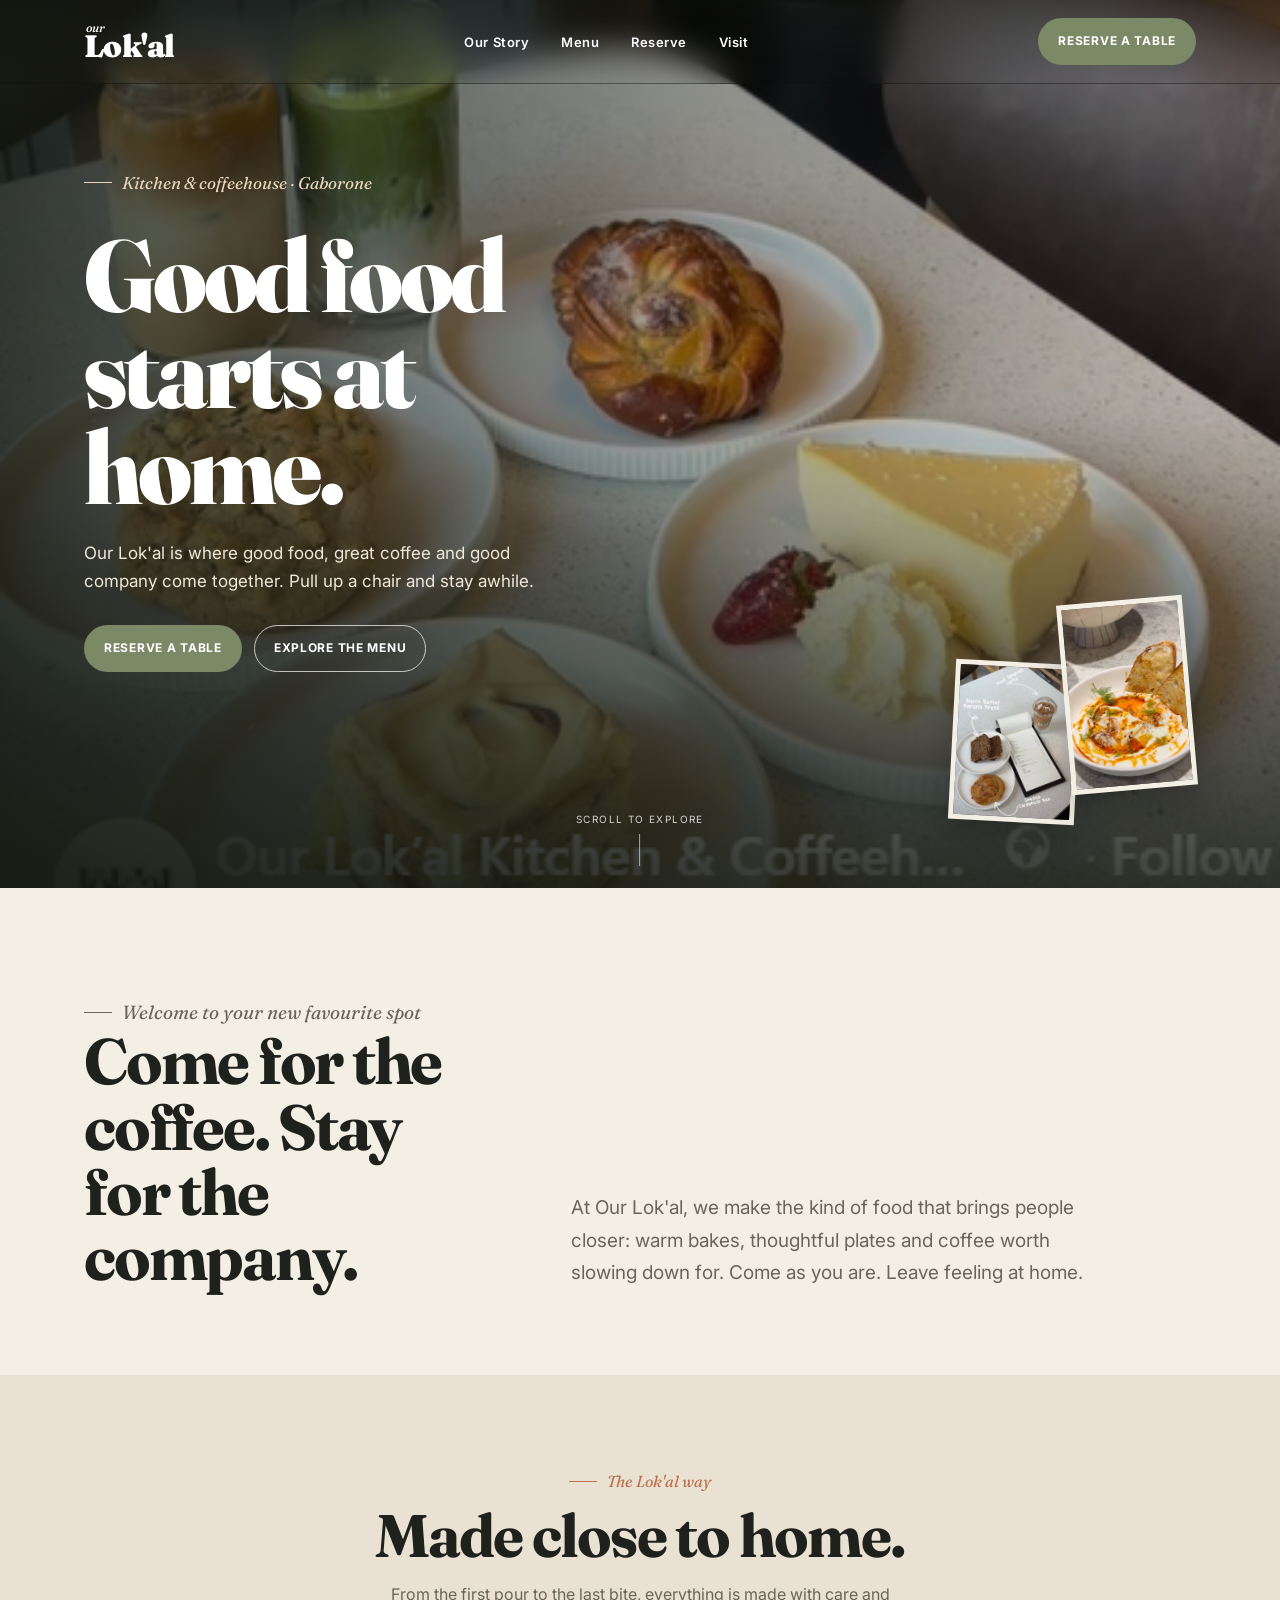
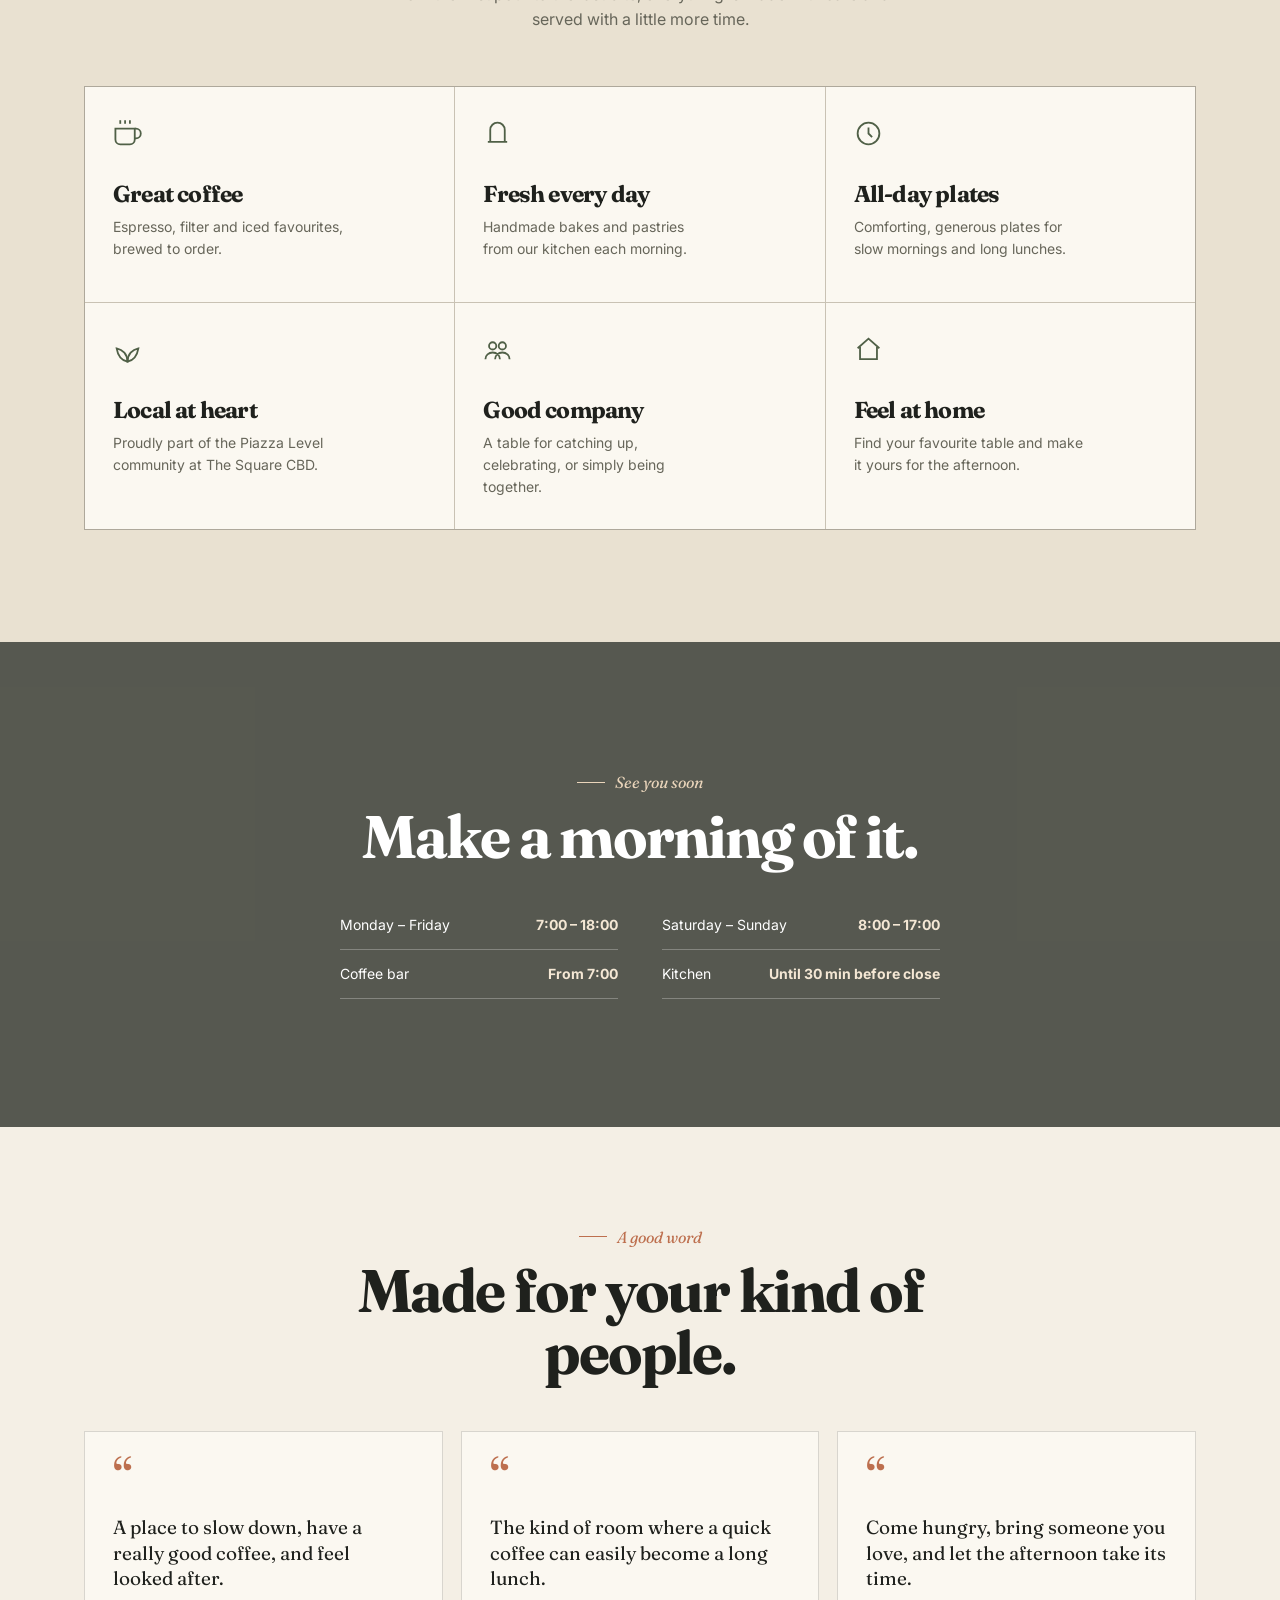
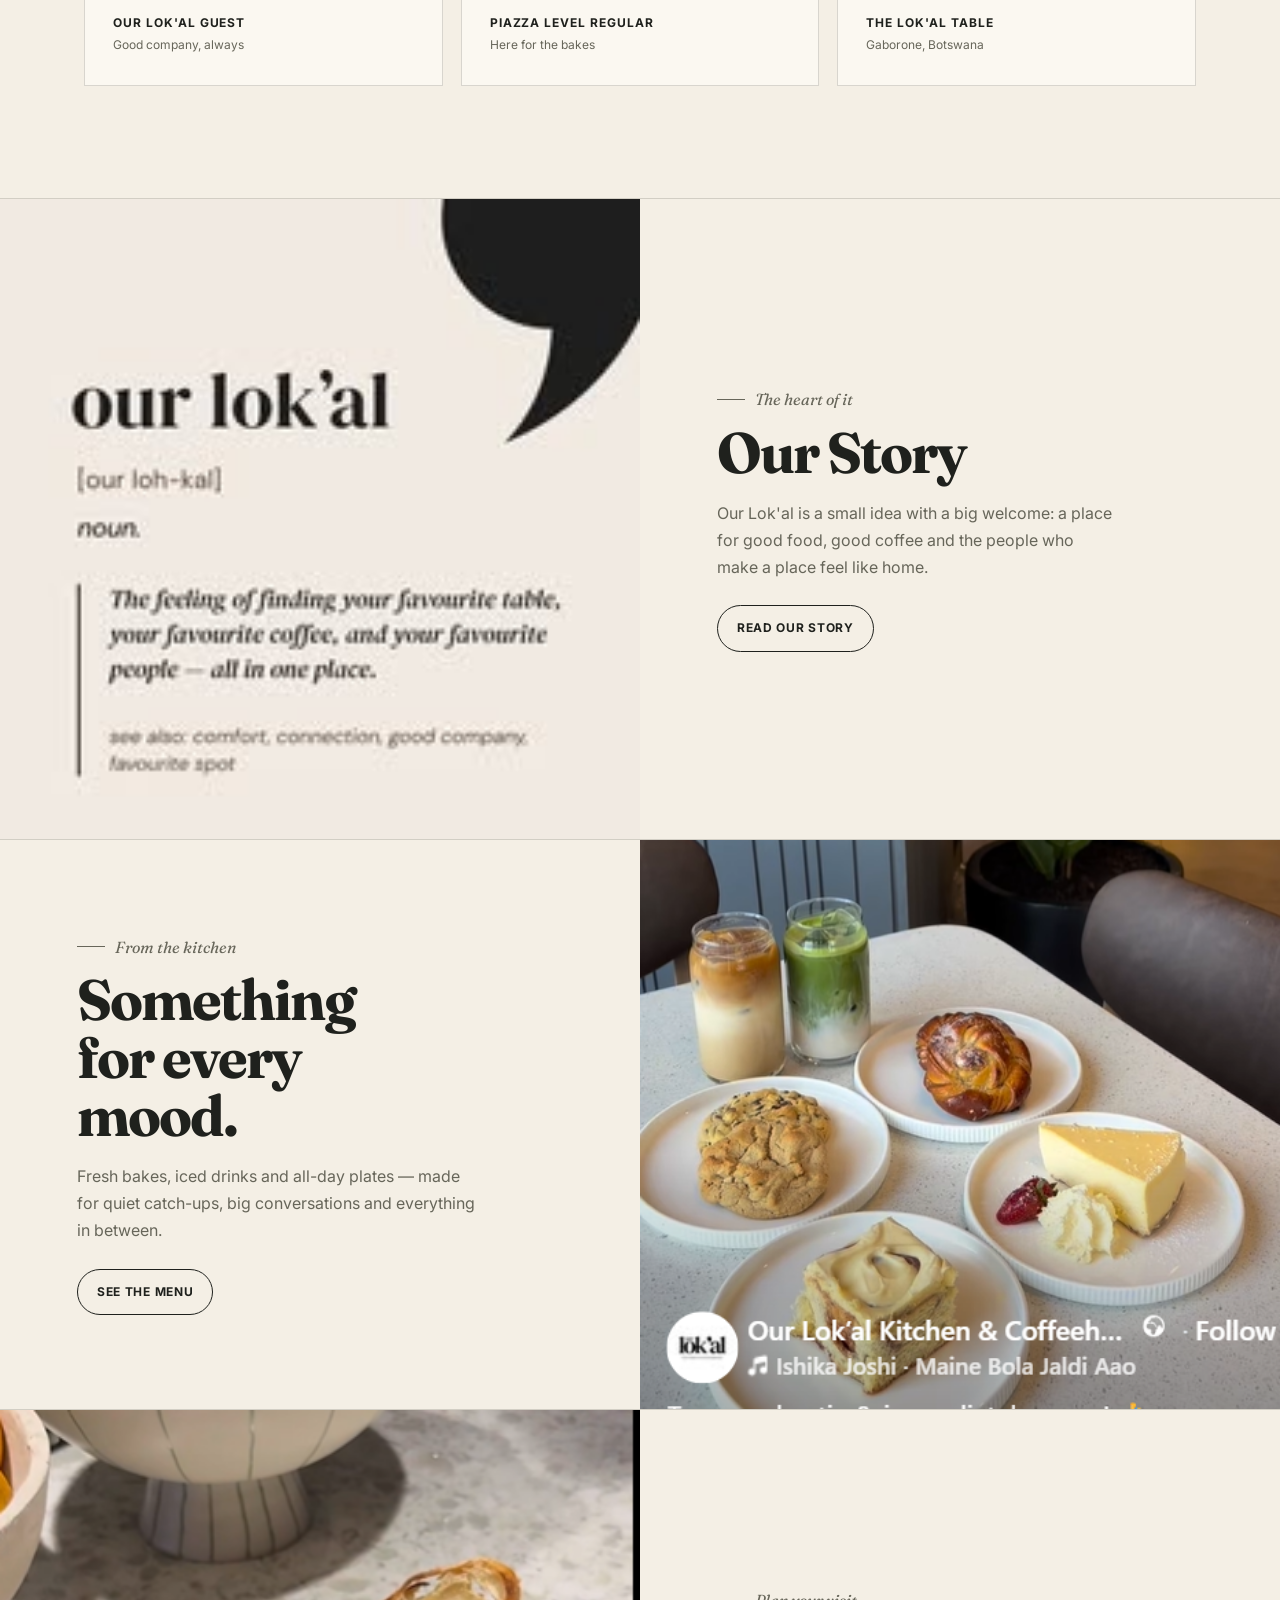
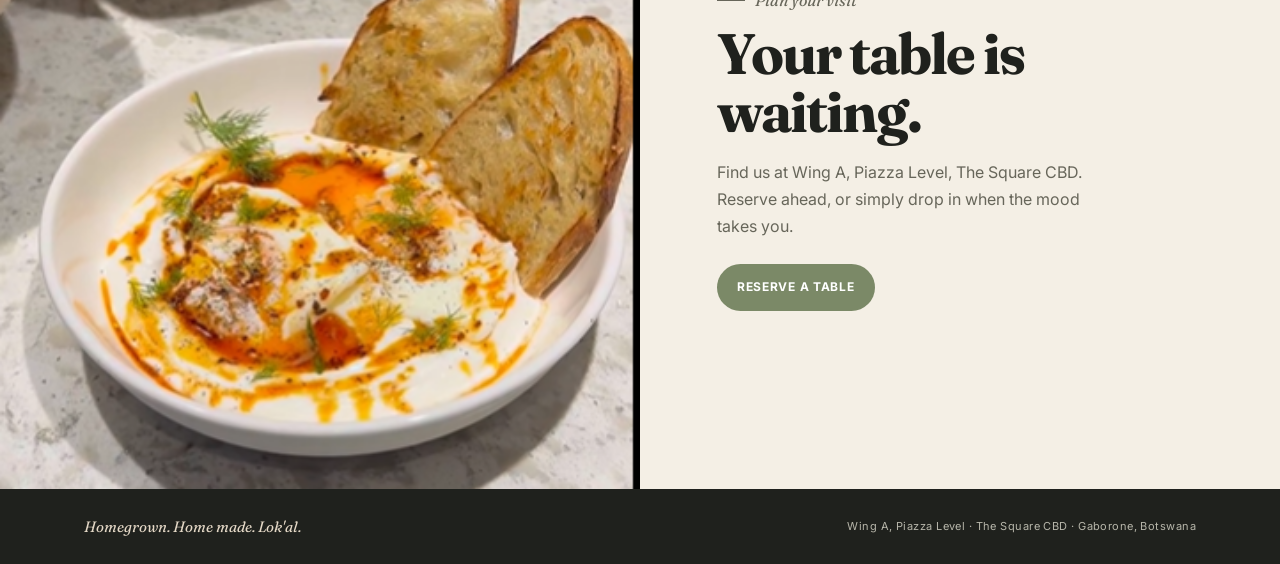
<file: index.html>
<!DOCTYPE html>
<html lang="en">
<head>
<meta charset="UTF-8">
<meta name="viewport" content="width=device-width, initial-scale=1">
<title>Our Lok'al Kitchen &amp; Coffeehouse | Gaborone</title>
<meta name="description" content="Our Lok'al is where good food, great coffee and good company come together in Gaborone, Botswana.">
<link rel="preconnect" href="https://fonts.googleapis.com">
<link rel="preconnect" href="https://fonts.gstatic.com" crossorigin>
<link href="https://fonts.googleapis.com/css2?family=Fraunces:ital,wght@0,500;0,600;0,700;0,900;1,500;1,600&family=Inter:wght@400;500;600;700&display=swap" rel="stylesheet">
<link rel="stylesheet" href="style.css">
</head>
<body>
<header class="nav on-dark">
  <div class="nav-inner">
    <a class="logo" href="index.html" aria-label="Our Lok'al home"><span class="pre">our</span><span class="main">Lok'al</span></a>
    <ul class="nav-links">
      <li><a href="about.html">Our Story</a></li><li><a href="menu.html">Menu</a></li><li><a href="reservation.html">Reserve</a></li><li><a href="contact.html">Visit</a></li>
    </ul>
    <div class="nav-cta"><a href="reservation.html" class="btn btn-primary">Reserve a Table</a><button class="menu-toggle" id="menuToggle" aria-label="Open menu"><span></span><span></span><span></span></button></div>
  </div>
</header>
<div class="drawer" id="drawer"><div class="drawer-top"><a class="logo" href="index.html"><span class="pre">our</span><span class="main">Lok'al</span></a><button class="panel-close" id="drawerClose" aria-label="Close menu">&times;</button></div><a href="about.html">Our Story</a><a href="menu.html">Menu</a><a href="reservation.html">Reserve</a><a href="contact.html">Visit Us</a><a href="reservation.html" class="btn btn-primary">Reserve a Table</a></div>

<main>
<section class="hero-video">
  <div class="fallback-bg" style="background-image:url('images/pastry-spread.png')"></div>
  <div class="wrap">
    <p class="kicker">Kitchen &amp; coffeehouse · Gaborone</p>
    <h1>Good food starts at home.</h1>
    <p>Our Lok'al is where good food, great coffee and good company come together. Pull up a chair and stay awhile.</p>
    <div class="hero-ctas"><a href="reservation.html" class="btn btn-primary">Reserve a Table</a><a href="menu.html" class="btn btn-outline">Explore the Menu</a></div>
  </div>
  <div class="hero-photos"><img src="images/flatlay-coffee-bakes.png" alt="Coffee and fresh bakes"><img src="images/baked-eggs.png" alt="Baked eggs with sourdough"></div>
  <div class="scroll-cue"><span>Scroll to explore</span><span class="line"></span></div>
</section>

<section class="intro reveal-up"><div class="wrap"><div><p class="kicker">Welcome to your new favourite spot</p><h2>Come for the coffee. Stay for the company.</h2></div><p>At Our Lok'al, we make the kind of food that brings people closer: warm bakes, thoughtful plates and coffee worth slowing down for. Come as you are. Leave feeling at home.</p></div></section>

<section class="services"><div class="wrap"><div class="sec-head reveal-up"><p class="kicker">The Lok'al way</p><h2>Made close to home.</h2><p>From the first pour to the last bite, everything is made with care and served with a little more time.</p></div><div class="services-grid reveal-stagger">
  <div class="service-cell"><svg viewBox="0 0 24 24" fill="none" stroke-width="1.5"><path d="M18 8h1a4 4 0 0 1 0 8h-1"/><path d="M2 8h16v9a4 4 0 0 1-4 4H6a4 4 0 0 1-4-4V8Z"/><line x1="6" y1="1" x2="6" y2="4"/><line x1="10" y1="1" x2="10" y2="4"/><line x1="14" y1="1" x2="14" y2="4"/></svg><h4>Great coffee</h4><p>Espresso, filter and iced favourites, brewed to order.</p></div>
  <div class="service-cell"><svg viewBox="0 0 24 24" fill="none" stroke-width="1.5"><path d="M4 19h16M6 19V9a6 6 0 0 1 12 0v10"/></svg><h4>Fresh every day</h4><p>Handmade bakes and pastries from our kitchen each morning.</p></div>
  <div class="service-cell"><svg viewBox="0 0 24 24" fill="none" stroke-width="1.5"><circle cx="12" cy="12" r="9"/><path d="M12 7v5l3 3"/></svg><h4>All-day plates</h4><p>Comforting, generous plates for slow mornings and long lunches.</p></div>
  <div class="service-cell"><svg viewBox="0 0 24 24" fill="none" stroke-width="1.5"><path d="M12 22c0-6 4-10 9-11-1 6-4 10-9 11Z"/><path d="M12 22c0-6-4-10-9-11 1 6 4 10 9 11Z"/></svg><h4>Local at heart</h4><p>Proudly part of the Piazza Level community at The Square CBD.</p></div>
  <div class="service-cell"><svg viewBox="0 0 24 24" fill="none" stroke-width="1.5"><circle cx="8" cy="9" r="3"/><circle cx="16" cy="9" r="3"/><path d="M2 20c0-3.3 2.7-5.5 6-5.5s6 2.2 6 5.5M10 20c0-3.3 2.7-5.5 6-5.5s6 2.2 6 5.5"/></svg><h4>Good company</h4><p>A table for catching up, celebrating, or simply being together.</p></div>
  <div class="service-cell"><svg viewBox="0 0 24 24" fill="none" stroke-width="1.5"><path d="M3 11 12 3l9 8"/><path d="M5 10v10h14V10"/></svg><h4>Feel at home</h4><p>Find your favourite table and make it yours for the afternoon.</p></div>
</div></div></section>

<section class="parallax"><div class="wrap"><p class="kicker">See you soon</p><h2>Make a morning of it.</h2><div class="hours-grid"><div><span>Monday – Friday</span><span>7:00 – 18:00</span></div><div><span>Saturday – Sunday</span><span>8:00 – 17:00</span></div><div><span>Coffee bar</span><span>From 7:00</span></div><div><span>Kitchen</span><span>Until 30 min before close</span></div></div></div></section>

<section class="testimonials"><div class="wrap"><div class="sec-head reveal-up"><p class="kicker">A good word</p><h2>Made for your kind of people.</h2></div><div class="testi-grid reveal-stagger"><div class="testi-card"><p class="mark">“</p><p class="quote">A place to slow down, have a really good coffee, and feel looked after.</p><p class="who">Our Lok'al guest</p><p class="sub">Good company, always</p></div><div class="testi-card"><p class="mark">“</p><p class="quote">The kind of room where a quick coffee can easily become a long lunch.</p><p class="who">Piazza Level regular</p><p class="sub">Here for the bakes</p></div><div class="testi-card"><p class="mark">“</p><p class="quote">Come hungry, bring someone you love, and let the afternoon take its time.</p><p class="who">The Lok'al table</p><p class="sub">Gaborone, Botswana</p></div></div></div></section>

<div><div class="crosslink reveal-up"><div class="cl-img"><img src="images/brand-story.png" alt="Our Lok'al brand story"></div><div class="cl-text"><p class="kicker">The heart of it</p><h3>Our Story</h3><p>Our Lok'al is a small idea with a big welcome: a place for good food, good coffee and the people who make a place feel like home.</p><a href="about.html" class="btn btn-outline">Read Our Story</a></div></div><div class="crosslink reverse reveal-up"><div class="cl-img"><img src="images/pastry-spread.png" alt="Fresh bakes and coffee at Our Lok'al"></div><div class="cl-text"><p class="kicker">From the kitchen</p><h3>Something for every mood.</h3><p>Fresh bakes, iced drinks and all-day plates — made for quiet catch-ups, big conversations and everything in between.</p><a href="menu.html" class="btn btn-outline">See the Menu</a></div></div><div class="crosslink reveal-up"><div class="cl-img"><img src="images/baked-eggs.png" alt="A baked eggs plate at Our Lok'al"></div><div class="cl-text"><p class="kicker">Plan your visit</p><h3>Your table is waiting.</h3><p>Find us at Wing A, Piazza Level, The Square CBD. Reserve ahead, or simply drop in when the mood takes you.</p><a href="reservation.html" class="btn btn-primary">Reserve a Table</a></div></div></div>
</main>
<footer><div class="wrap foot-inner"><span class="tag">Homegrown. Home made. Lok'al.</span><span class="copy">Wing A, Piazza Level · The Square CBD · Gaborone, Botswana</span></div></footer>
<script src="main.js"></script>
</body>
</html>
</file>
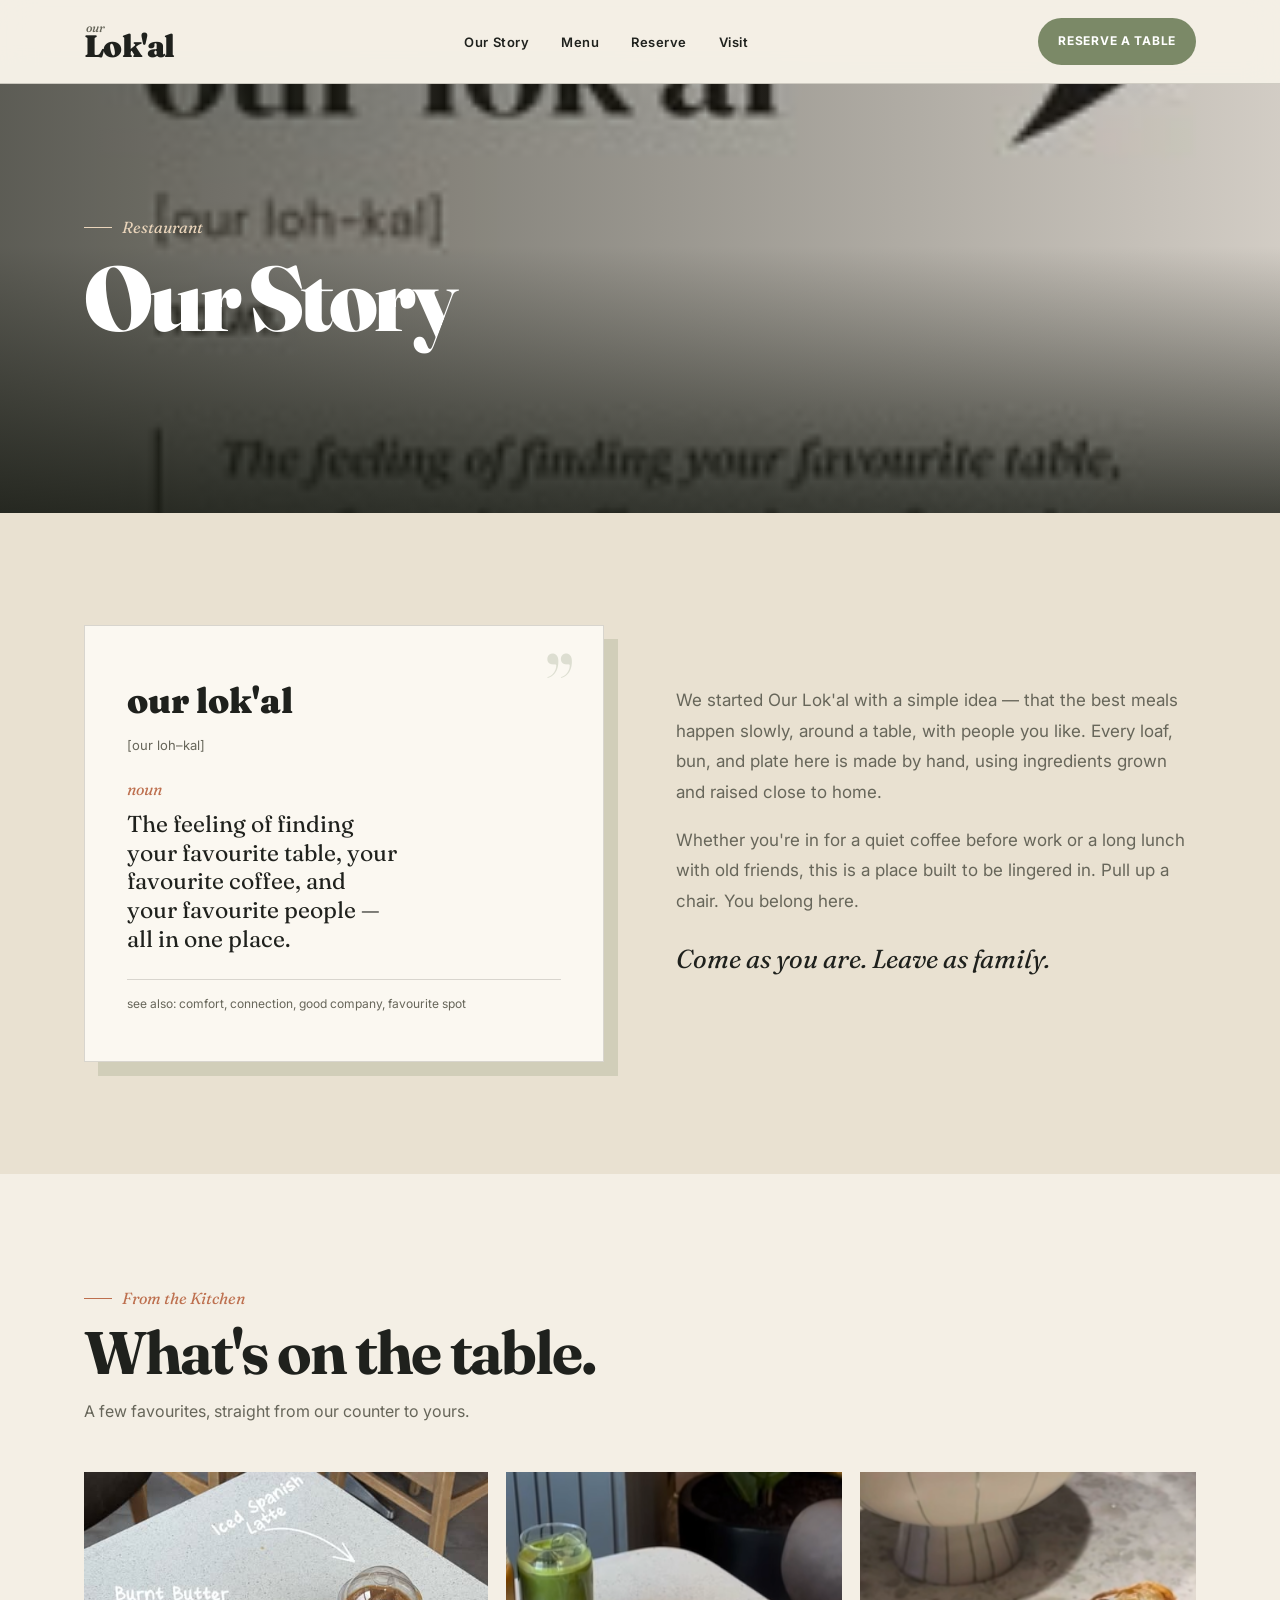
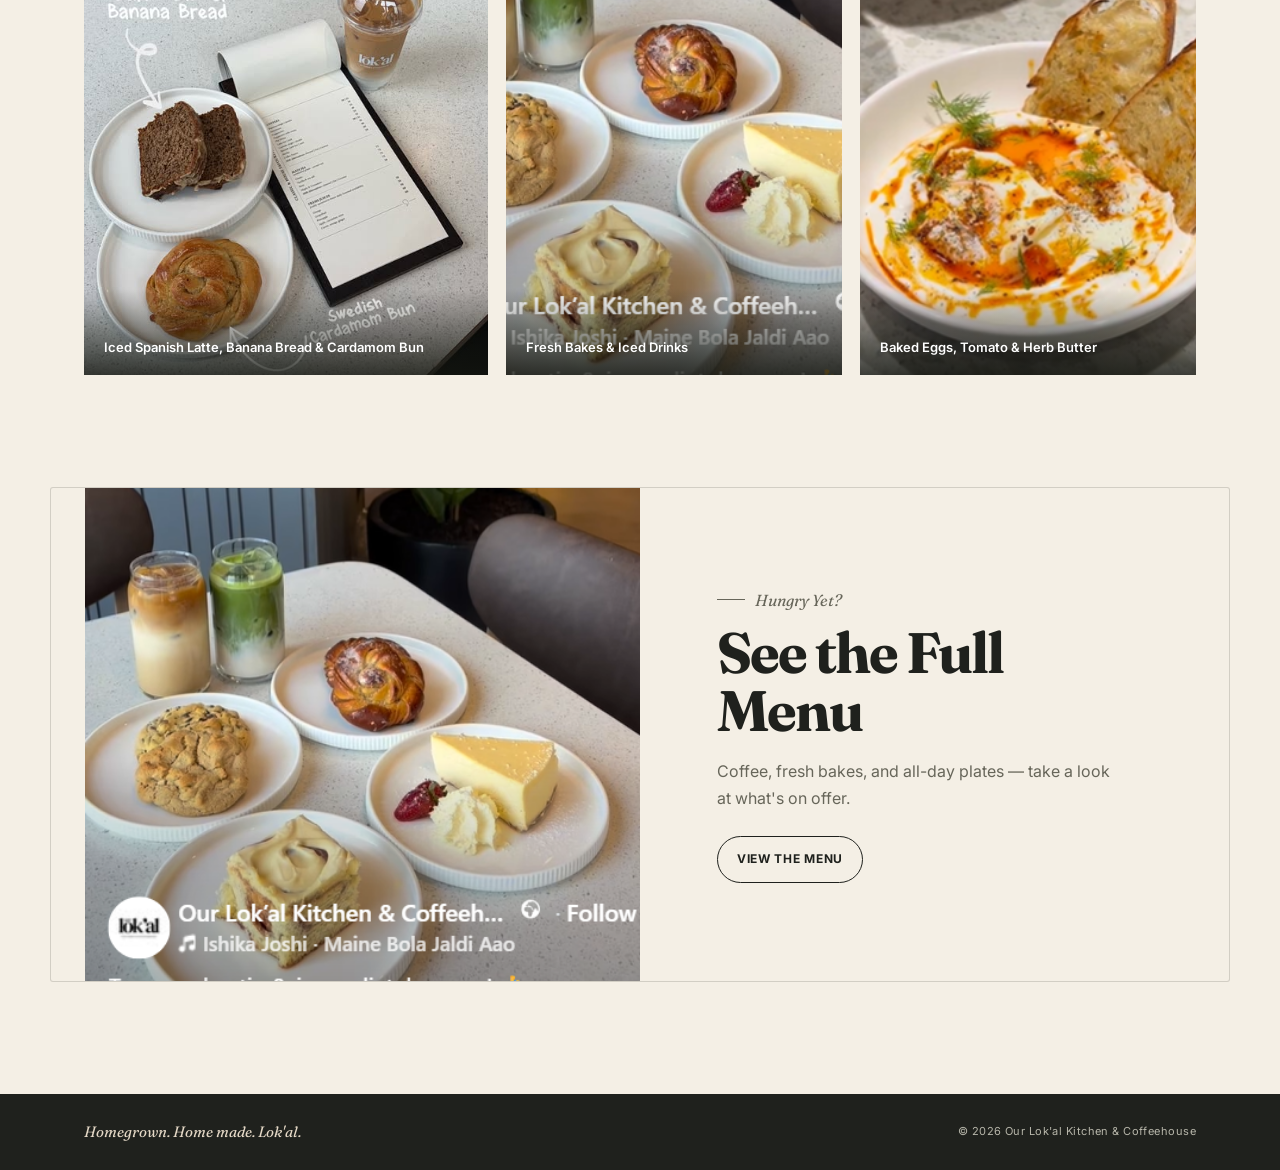
<file: about.html>
<!DOCTYPE html>
<html lang="en">
<head>
<meta charset="UTF-8">
<meta name="viewport" content="width=device-width, initial-scale=1">
<title>Our Story — Our Lok'al Kitchen &amp; Coffeehouse</title>
<link rel="preconnect" href="https://fonts.googleapis.com">
<link rel="preconnect" href="https://fonts.gstatic.com" crossorigin>
<link href="https://fonts.googleapis.com/css2?family=Fraunces:ital,wght@0,500;0,600;0,700;0,900;1,500;1,600&family=Inter:wght@400;500;600&display=swap" rel="stylesheet">
<link rel="stylesheet" href="style.css">
</head>
<body>

<header class="nav">
  <div class="nav-inner">
    <a class="logo" href="index.html" aria-label="Our Lok'al home">
      <span class="pre">our</span>
      <span class="main">Lok'al</span>
    </a>
    <ul class="nav-links">
      <li><a href="about.html">Our Story</a></li>
      <li><a href="menu.html">Menu</a></li>
      <li><a href="reservation.html">Reserve</a></li>
      <li><a href="contact.html">Visit</a></li>
    </ul>
    <div class="nav-cta">
      <a href="reservation.html" class="btn btn-primary">Reserve a Table</a>
      <button class="menu-toggle" id="menuToggle" aria-label="Open menu">
        <span></span><span></span><span></span>
      </button>
    </div>
  </div>
</header>

<div class="drawer" id="drawer">
  <div class="drawer-top">
    <a class="logo" href="index.html"><span class="pre">our</span><span class="main">Lok'al</span></a>
    <button class="panel-close" id="drawerClose" aria-label="Close menu">&times;</button>
  </div>
  <a href="about.html">Our Story</a>
  <a href="menu.html">Menu</a>
  <a href="reservation.html">Reserve</a>
  <a href="contact.html">Visit Us</a>
  <a href="reservation.html" class="btn btn-primary">Reserve a Table</a>
</div>

<section class="page-hero" style="background-image:url('images/brand-story.png');">
  <div class="wrap">
    <p class="kicker">Restaurant</p>
    <h1>Our Story</h1>
  </div>
</section>

<section class="story" id="story">
  <div class="wrap story-grid">
    <div class="dict-card reveal-up">
      <span class="quote-mark">&rdquo;</span>
      <p class="word">our lok'al</p>
      <p class="phon">[our loh&ndash;kal]</p>
      <p class="pos">noun</p>
      <p class="def">The feeling of finding your favourite table, your favourite coffee, and your favourite people &mdash; all in one place.</p>
      <p class="see">see also: comfort, connection, good company, favourite spot</p>
    </div>
    <div class="story-copy reveal-up">
      <p>We started Our Lok'al with a simple idea &mdash; that the best meals happen slowly, around a table, with people you like. Every loaf, bun, and plate here is made by hand, using ingredients grown and raised close to home.</p>
      <p>Whether you're in for a quiet coffee before work or a long lunch with old friends, this is a place built to be lingered in. Pull up a chair. You belong here.</p>
      <p class="tagline">Come as you are. Leave as family.</p>
    </div>
  </div>
</section>

<section class="gallery" id="gallery">
  <div class="wrap">
    <div class="sec-head reveal-up">
      <p class="kicker">From the Kitchen</p>
      <h2>What's on the table.</h2>
      <p>A few favourites, straight from our counter to yours.</p>
    </div>
    <div class="gallery-grid reveal-stagger">
      <div class="gallery-item">
        <img src="images/flatlay-coffee-bakes.png" alt="Iced Spanish latte, burnt butter banana bread, and a Swedish cardamom bun laid out on a table">
        <div class="gallery-cap">Iced Spanish Latte, Banana Bread &amp; Cardamom Bun</div>
      </div>
      <div class="gallery-item">
        <img src="images/pastry-spread.png" alt="A spread of iced coffee, matcha, pastries, cookies, and cheesecake">
        <div class="gallery-cap">Fresh Bakes &amp; Iced Drinks</div>
      </div>
      <div class="gallery-item">
        <img src="images/baked-eggs.png" alt="Baked eggs in tomato and herb butter with toasted sourdough">
        <div class="gallery-cap">Baked Eggs, Tomato &amp; Herb Butter</div>
      </div>
    </div>
  </div>
</section>

<section style="padding-top:0;">
  <div class="wrap crosslink" style="border:1px solid var(--line); border-radius:3px; overflow:hidden;">
    <div class="cl-img"><img src="images/pastry-spread.png" alt="Fresh bakes at Our Lok'al"></div>
    <div class="cl-text">
      <p class="kicker">Hungry Yet?</p>
      <h3>See the Full Menu</h3>
      <p>Coffee, fresh bakes, and all-day plates &mdash; take a look at what's on offer.</p>
      <a href="menu.html" class="btn btn-outline">View the Menu</a>
    </div>
  </div>
</section>

<footer>
  <div class="wrap foot-inner">
    <span class="tag">Homegrown. Home made. Lok'al.</span>
    <span class="copy">&copy; 2026 Our Lok'al Kitchen &amp; Coffeehouse</span>
  </div>
</footer>

<script src="main.js"></script>
</body>
</html>
</file>
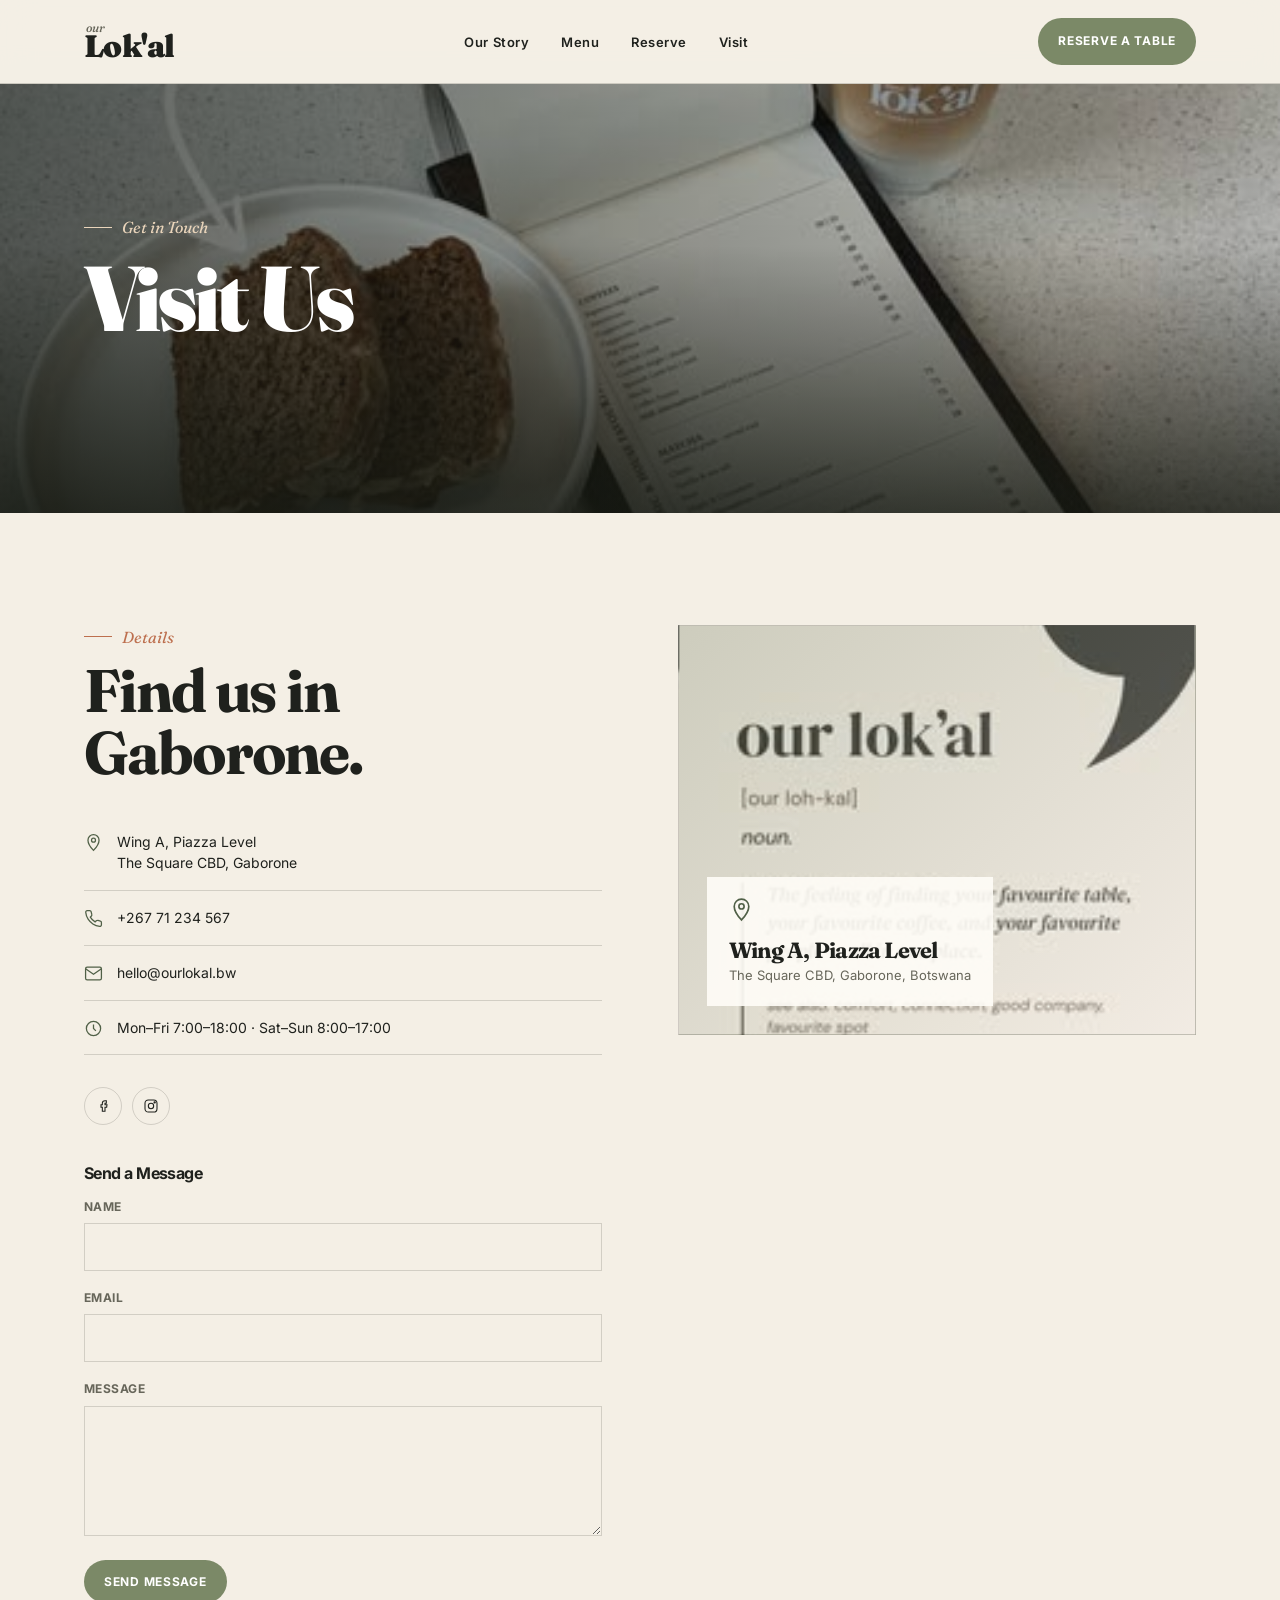
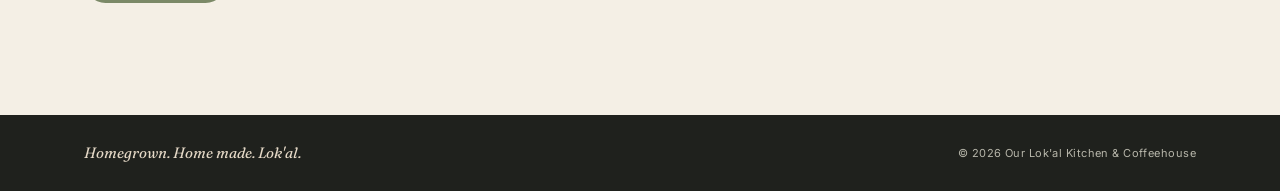
<file: contact.html>
<!DOCTYPE html>
<html lang="en">
<head>
<meta charset="UTF-8">
<meta name="viewport" content="width=device-width, initial-scale=1">
<title>Visit Us — Our Lok'al Kitchen &amp; Coffeehouse</title>
<link rel="preconnect" href="https://fonts.googleapis.com">
<link rel="preconnect" href="https://fonts.gstatic.com" crossorigin>
<link href="https://fonts.googleapis.com/css2?family=Fraunces:ital,wght@0,500;0,600;0,700;0,900;1,500;1,600&family=Inter:wght@400;500;600&display=swap" rel="stylesheet">
<link rel="stylesheet" href="style.css">
</head>
<body>

<header class="nav">
  <div class="nav-inner">
    <a class="logo" href="index.html" aria-label="Our Lok'al home">
      <span class="pre">our</span>
      <span class="main">Lok'al</span>
    </a>
    <ul class="nav-links">
      <li><a href="about.html">Our Story</a></li>
      <li><a href="menu.html">Menu</a></li>
      <li><a href="reservation.html">Reserve</a></li>
      <li><a href="contact.html">Visit</a></li>
    </ul>
    <div class="nav-cta">
      <a href="reservation.html" class="btn btn-primary">Reserve a Table</a>
      <button class="menu-toggle" id="menuToggle" aria-label="Open menu">
        <span></span><span></span><span></span>
      </button>
    </div>
  </div>
</header>

<div class="drawer" id="drawer">
  <div class="drawer-top">
    <a class="logo" href="index.html"><span class="pre">our</span><span class="main">Lok'al</span></a>
    <button class="panel-close" id="drawerClose" aria-label="Close menu">&times;</button>
  </div>
  <a href="about.html">Our Story</a>
  <a href="menu.html">Menu</a>
  <a href="reservation.html">Reserve</a>
  <a href="contact.html">Visit Us</a>
  <a href="reservation.html" class="btn btn-primary">Reserve a Table</a>
</div>

<section class="page-hero" style="background-image:url('images/flatlay-coffee-bakes.png');">
  <div class="wrap">
    <p class="kicker">Get in Touch</p>
    <h1>Visit Us</h1>
  </div>
</section>

<section>
  <div class="wrap contact-grid">
    <div class="reveal-up">
      <div class="sec-head" style="margin-bottom:32px;">
        <p class="kicker">Details</p>
        <h2>Find us in Gaborone.</h2>
      </div>
      <ul class="contact-info-list">
        <li>
          <svg viewBox="0 0 24 24" fill="none" stroke-width="1.6"><path d="M12 22s7-7.5 7-13a7 7 0 0 0-14 0c0 5.5 7 13 7 13Z"/><circle cx="12" cy="9" r="2.5"/></svg>
          <span>Wing A, Piazza Level<br>The Square CBD, Gaborone</span>
        </li>
        <li>
          <svg viewBox="0 0 24 24" fill="none" stroke-width="1.6"><path d="M22 16.9v3a2 2 0 0 1-2.2 2 19.8 19.8 0 0 1-8.6-3 19.5 19.5 0 0 1-6-6 19.8 19.8 0 0 1-3-8.7A2 2 0 0 1 4.1 2h3a2 2 0 0 1 2 1.7c.1 1 .4 2 .7 3a2 2 0 0 1-.4 2.1L8 10.3a16 16 0 0 0 6 6l1.5-1.4a2 2 0 0 1 2.1-.4c1 .3 2 .5 3 .7a2 2 0 0 1 1.4 2.1Z"/></svg>
          <span>+267 71 234 567</span>
        </li>
        <li>
          <svg viewBox="0 0 24 24" fill="none" stroke-width="1.6"><rect x="2" y="4" width="20" height="16" rx="2"/><path d="M2 6l10 7 10-7"/></svg>
          <span>hello@ourlokal.bw</span>
        </li>
        <li>
          <svg viewBox="0 0 24 24" fill="none" stroke-width="1.6"><circle cx="12" cy="12" r="9"/><path d="M12 7v5l3 3"/></svg>
          <span>Mon&ndash;Fri 7:00&ndash;18:00 &middot; Sat&ndash;Sun 8:00&ndash;17:00</span>
        </li>
      </ul>
      <div class="social-row">
        <a href="https://www.facebook.com/ourlokalbw/" target="_blank" rel="noopener" aria-label="Facebook">
          <svg viewBox="0 0 24 24" fill="none" stroke-width="1.6"><path d="M15 8h2V4h-2a4 4 0 0 0-4 4v2H9v4h2v6h4v-6h2.5l.5-4H15V8Z"/></svg>
        </a>
        <a href="https://www.instagram.com/ourlokalbw/" target="_blank" rel="noopener" aria-label="Instagram">
          <svg viewBox="0 0 24 24" fill="none" stroke-width="1.6"><rect x="3" y="3" width="18" height="18" rx="5"/><circle cx="12" cy="12" r="4"/><circle cx="17.5" cy="6.5" r="1"/></svg>
        </a>
      </div>

      <div style="margin-top:40px;">
        <h4 style="font-family:var(--font-display); font-size:16px; margin:0 0 16px;">Send a Message</h4>
        <form class="contact-form" id="contactForm">
          <div class="field">
            <label for="cName">Name</label>
            <input type="text" id="cName" required>
          </div>
          <div class="field">
            <label for="cEmail">Email</label>
            <input type="email" id="cEmail" required>
          </div>
          <div class="field">
            <label for="cMsg">Message</label>
            <textarea id="cMsg" required></textarea>
          </div>
          <button type="submit" class="btn btn-primary">Send Message</button>
          <div class="form-msg" id="contactMsg"></div>
        </form>
      </div>
    </div>

    <div class="reveal-up">
      <div class="map-block">
        <div class="inner">
          <svg viewBox="0 0 24 24" fill="none" stroke-width="1.6"><path d="M12 22s7-7.5 7-13a7 7 0 0 0-14 0c0 5.5 7 13 7 13Z"/><circle cx="12" cy="9" r="2.5"/></svg>
          <h4>Wing A, Piazza Level</h4>
          <p>The Square CBD, Gaborone, Botswana</p>
        </div>
      </div>
    </div>
  </div>
</section>

<footer>
  <div class="wrap foot-inner">
    <span class="tag">Homegrown. Home made. Lok'al.</span>
    <span class="copy">&copy; 2026 Our Lok'al Kitchen &amp; Coffeehouse</span>
  </div>
</footer>

<script src="main.js"></script>
</body>
</html>
</file>
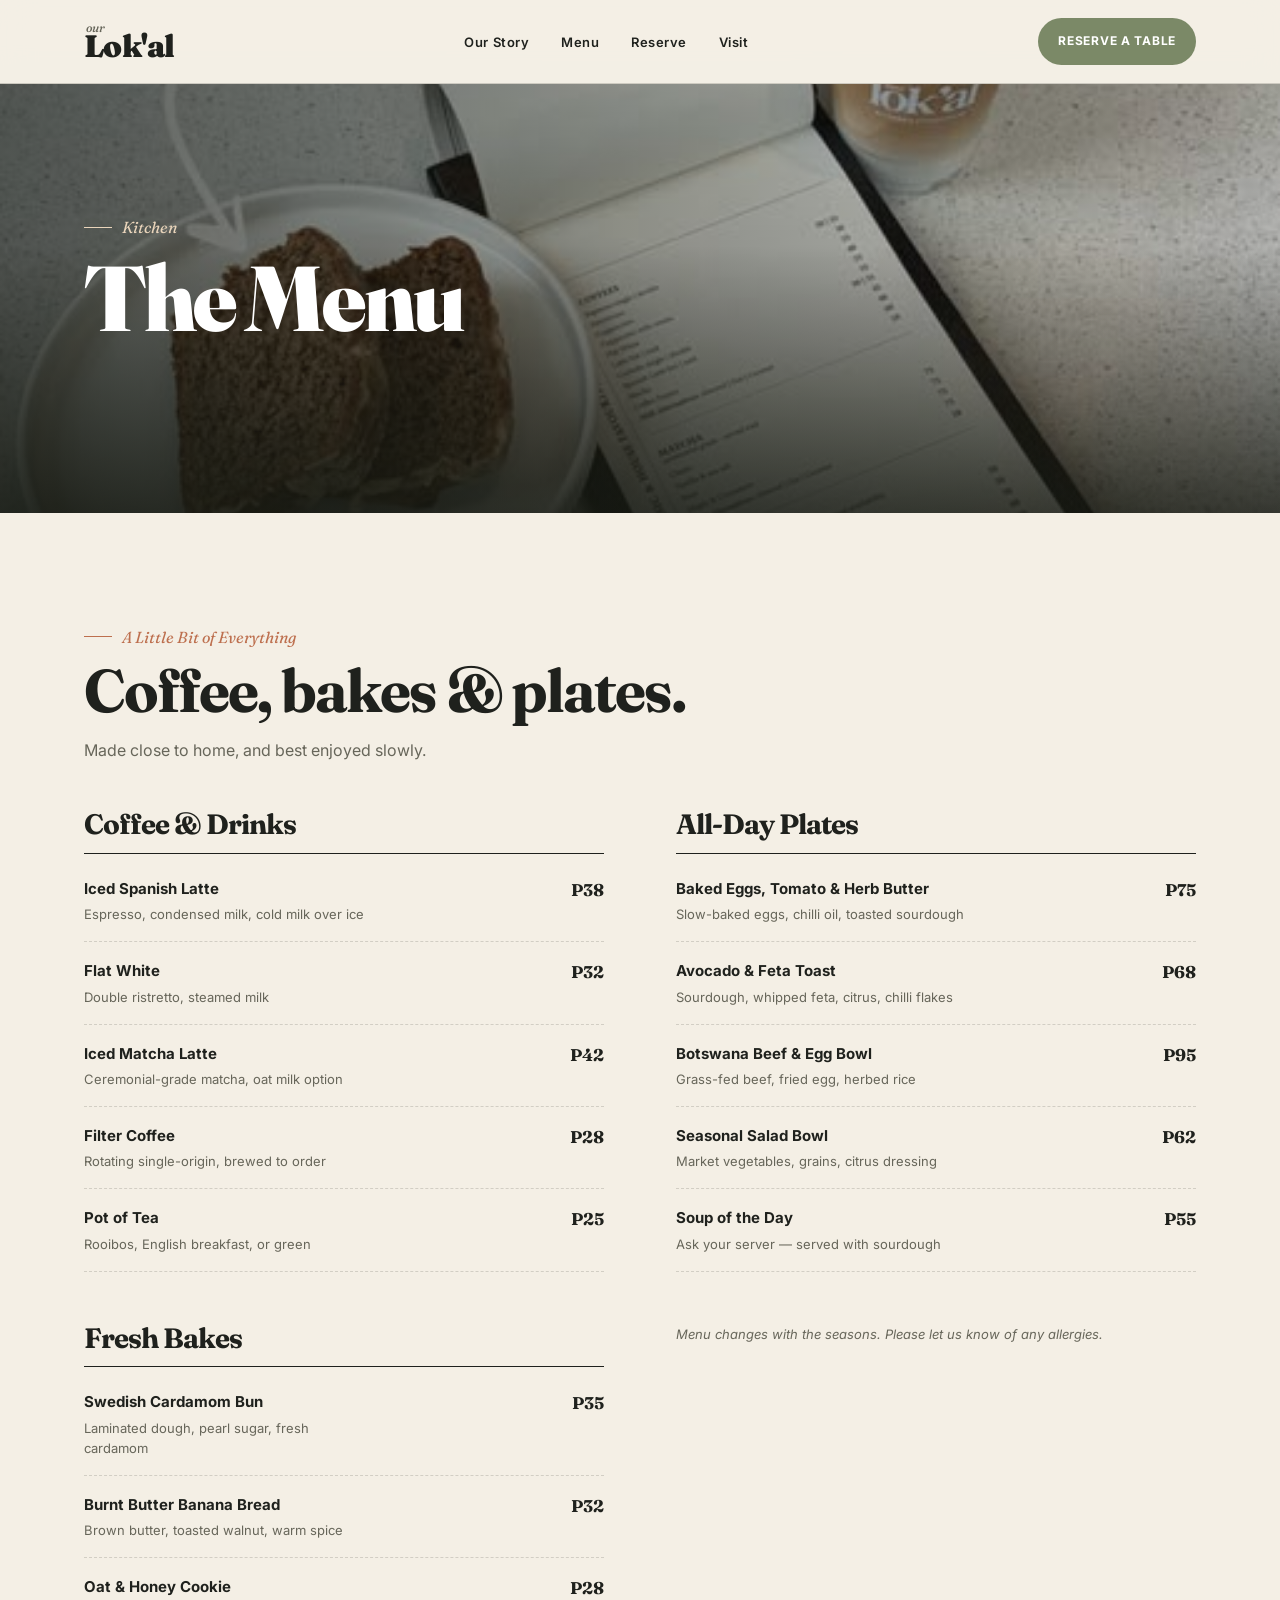
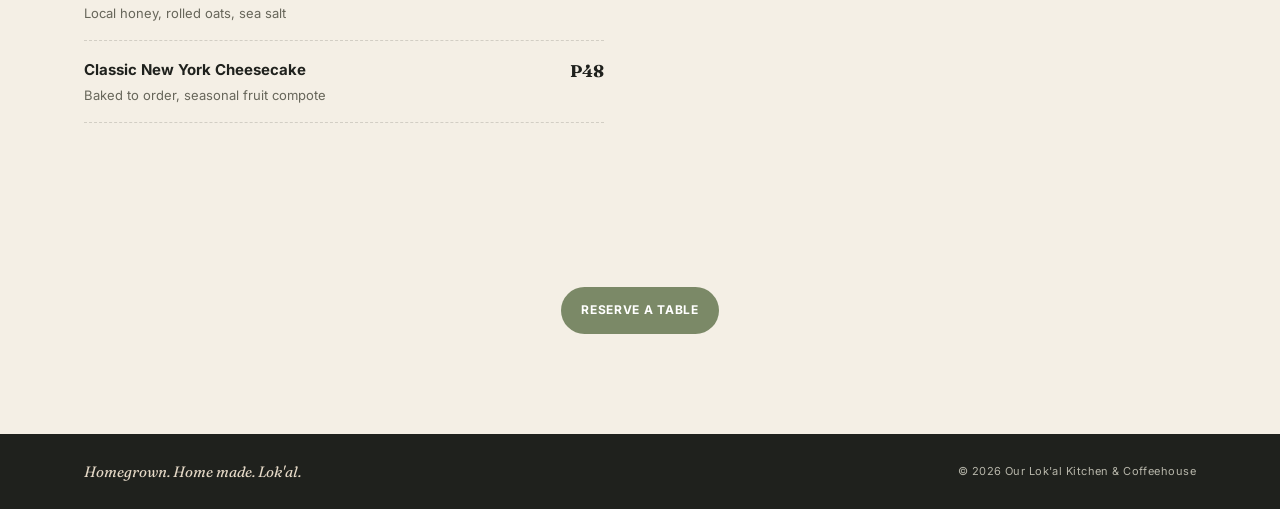
<file: menu.html>
<!DOCTYPE html>
<html lang="en">
<head>
<meta charset="UTF-8">
<meta name="viewport" content="width=device-width, initial-scale=1">
<title>Menu — Our Lok'al Kitchen &amp; Coffeehouse</title>
<link rel="preconnect" href="https://fonts.googleapis.com">
<link rel="preconnect" href="https://fonts.gstatic.com" crossorigin>
<link href="https://fonts.googleapis.com/css2?family=Fraunces:ital,wght@0,500;0,600;0,700;0,900;1,500;1,600&family=Inter:wght@400;500;600&display=swap" rel="stylesheet">
<link rel="stylesheet" href="style.css">
</head>
<body>

<header class="nav">
  <div class="nav-inner">
    <a class="logo" href="index.html" aria-label="Our Lok'al home">
      <span class="pre">our</span>
      <span class="main">Lok'al</span>
    </a>
    <ul class="nav-links">
      <li><a href="about.html">Our Story</a></li>
      <li><a href="menu.html">Menu</a></li>
      <li><a href="reservation.html">Reserve</a></li>
      <li><a href="contact.html">Visit</a></li>
    </ul>
    <div class="nav-cta">
      <a href="reservation.html" class="btn btn-primary">Reserve a Table</a>
      <button class="menu-toggle" id="menuToggle" aria-label="Open menu">
        <span></span><span></span><span></span>
      </button>
    </div>
  </div>
</header>

<div class="drawer" id="drawer">
  <div class="drawer-top">
    <a class="logo" href="index.html"><span class="pre">our</span><span class="main">Lok'al</span></a>
    <button class="panel-close" id="drawerClose" aria-label="Close menu">&times;</button>
  </div>
  <a href="about.html">Our Story</a>
  <a href="menu.html">Menu</a>
  <a href="reservation.html">Reserve</a>
  <a href="contact.html">Visit Us</a>
  <a href="reservation.html" class="btn btn-primary">Reserve a Table</a>
</div>

<section class="page-hero" style="background-image:url('images/flatlay-coffee-bakes.png');">
  <div class="wrap">
    <p class="kicker">Kitchen</p>
    <h1>The Menu</h1>
  </div>
</section>

<section id="menu">
  <div class="wrap">
    <div class="sec-head reveal-up">
      <p class="kicker">A Little Bit of Everything</p>
      <h2>Coffee, bakes &amp; plates.</h2>
      <p>Made close to home, and best enjoyed slowly.</p>
    </div>
    <div class="menu-cols">
      <div>
        <div class="menu-cat reveal-up">
          <h3>Coffee &amp; Drinks</h3>
          <div class="menu-item"><div><p class="mi-name">Iced Spanish Latte</p><p class="mi-desc">Espresso, condensed milk, cold milk over ice</p></div><p class="mi-price">P38</p></div>
          <div class="menu-item"><div><p class="mi-name">Flat White</p><p class="mi-desc">Double ristretto, steamed milk</p></div><p class="mi-price">P32</p></div>
          <div class="menu-item"><div><p class="mi-name">Iced Matcha Latte</p><p class="mi-desc">Ceremonial-grade matcha, oat milk option</p></div><p class="mi-price">P42</p></div>
          <div class="menu-item"><div><p class="mi-name">Filter Coffee</p><p class="mi-desc">Rotating single-origin, brewed to order</p></div><p class="mi-price">P28</p></div>
          <div class="menu-item"><div><p class="mi-name">Pot of Tea</p><p class="mi-desc">Rooibos, English breakfast, or green</p></div><p class="mi-price">P25</p></div>
        </div>
        <div class="menu-cat reveal-up">
          <h3>Fresh Bakes</h3>
          <div class="menu-item"><div><p class="mi-name">Swedish Cardamom Bun</p><p class="mi-desc">Laminated dough, pearl sugar, fresh cardamom</p></div><p class="mi-price">P35</p></div>
          <div class="menu-item"><div><p class="mi-name">Burnt Butter Banana Bread</p><p class="mi-desc">Brown butter, toasted walnut, warm spice</p></div><p class="mi-price">P32</p></div>
          <div class="menu-item"><div><p class="mi-name">Oat &amp; Honey Cookie</p><p class="mi-desc">Local honey, rolled oats, sea salt</p></div><p class="mi-price">P28</p></div>
          <div class="menu-item"><div><p class="mi-name">Classic New York Cheesecake</p><p class="mi-desc">Baked to order, seasonal fruit compote</p></div><p class="mi-price">P48</p></div>
        </div>
      </div>
      <div>
        <div class="menu-cat reveal-up">
          <h3>All-Day Plates</h3>
          <div class="menu-item"><div><p class="mi-name">Baked Eggs, Tomato &amp; Herb Butter</p><p class="mi-desc">Slow-baked eggs, chilli oil, toasted sourdough</p></div><p class="mi-price">P75</p></div>
          <div class="menu-item"><div><p class="mi-name">Avocado &amp; Feta Toast</p><p class="mi-desc">Sourdough, whipped feta, citrus, chilli flakes</p></div><p class="mi-price">P68</p></div>
          <div class="menu-item"><div><p class="mi-name">Botswana Beef &amp; Egg Bowl</p><p class="mi-desc">Grass-fed beef, fried egg, herbed rice</p></div><p class="mi-price">P95</p></div>
          <div class="menu-item"><div><p class="mi-name">Seasonal Salad Bowl</p><p class="mi-desc">Market vegetables, grains, citrus dressing</p></div><p class="mi-price">P62</p></div>
          <div class="menu-item"><div><p class="mi-name">Soup of the Day</p><p class="mi-desc">Ask your server &mdash; served with sourdough</p></div><p class="mi-price">P55</p></div>
        </div>
        <p class="menu-note reveal-up">Menu changes with the seasons. Please let us know of any allergies.</p>
      </div>
    </div>
  </div>
</section>

<section style="padding-top:0; padding-bottom:100px;">
  <div class="wrap" style="text-align:center;">
    <a href="reservation.html" class="btn btn-primary">Reserve a Table</a>
  </div>
</section>

<footer>
  <div class="wrap foot-inner">
    <span class="tag">Homegrown. Home made. Lok'al.</span>
    <span class="copy">&copy; 2026 Our Lok'al Kitchen &amp; Coffeehouse</span>
  </div>
</footer>

<script src="main.js"></script>
</body>
</html>
</file>
<file: style.css>
:root{
  --paper:#f4efe5;
  --paper-deep:#e9e1d1;
  --ink:#1f211d;
  --muted:#67665a;
  --olive:#7b8967;
  --olive-deep:#506047;
  --terracotta:#bd6f4e;
  --gold:#c59b5b;
  --line:rgba(31,33,29,.16);
  --card:#fbf8f1;
  --white:#fffdf8;
  --serif:"Fraunces", Georgia, serif;
  --sans:"Inter", Arial, sans-serif;
  --ease:cubic-bezier(.23,1,.32,1);
}
*{box-sizing:border-box}
html{scroll-behavior:smooth;scroll-padding-top:88px}
body{margin:0;background:var(--paper);color:var(--ink);font-family:var(--sans);line-height:1.55;-webkit-font-smoothing:antialiased;overflow-x:hidden}
img{display:block;max-width:100%}
a{color:inherit}
.wrap{width:min(1180px,100%);margin:0 auto;padding:0 34px}
@media(max-width:640px){.wrap{padding:0 20px}}

/* shared navigation */
header.nav{position:sticky;top:0;z-index:50;background:rgba(244,239,229,.92);backdrop-filter:blur(16px);border-bottom:1px solid var(--line);transition:box-shadow .25s ease,background .25s ease}
header.nav.scrolled{box-shadow:0 8px 30px rgba(31,33,29,.08)}
header.nav.on-dark:not(.scrolled){position:absolute;left:0;right:0;background:linear-gradient(180deg,rgba(15,17,13,.45),transparent);border-bottom-color:transparent;color:#fff}
header.nav.on-dark:not(.scrolled) .logo .pre,header.nav.on-dark:not(.scrolled) .nav-links a{color:#fff}
header.nav.on-dark:not(.scrolled) .logo .main{color:#fff}
header.nav.on-dark:not(.scrolled) .nav-links a:after{background:#fff}
header.nav.on-dark:not(.scrolled) .menu-toggle span{background:#fff}
.nav-inner{width:min(1180px,100%);margin:0 auto;padding:18px 34px;display:flex;align-items:center;justify-content:space-between;gap:24px}
@media(max-width:640px){.nav-inner{padding:15px 20px}}
.logo{display:flex;flex-direction:column;line-height:.86;text-decoration:none;cursor:pointer;letter-spacing:-.045em}
.logo .pre{font-family:var(--serif);font-style:italic;font-weight:500;font-size:12px;letter-spacing:-.02em;color:var(--muted);margin-left:2px}
.logo .main{font-family:var(--serif);font-weight:900;font-size:31px;color:var(--ink)}
.nav-links{display:flex;align-items:center;gap:32px;list-style:none;margin:0;padding:0}
.nav-links a{text-decoration:none;font-size:13px;font-weight:600;letter-spacing:.04em;color:var(--ink);position:relative;padding:5px 0}
.nav-links a:after{content:"";position:absolute;left:0;bottom:0;width:0;height:1px;background:var(--ink);transition:width .24s var(--ease)}
.nav-links a:hover:after{width:100%}
.nav-cta{display:flex;align-items:center;gap:16px}
.btn{display:inline-flex;align-items:center;justify-content:center;gap:9px;font-family:var(--sans);font-weight:700;font-size:12px;letter-spacing:.06em;text-transform:uppercase;padding:13px 19px;border:1px solid transparent;border-radius:999px;text-decoration:none;cursor:pointer;transition:transform .18s var(--ease),background .18s var(--ease),color .18s var(--ease),border-color .18s var(--ease)}
.btn:active{transform:scale(.97)}
.btn-primary{background:var(--olive);color:#fff}
.btn-primary:hover{background:var(--olive-deep);transform:translateY(-2px)}
.btn-outline{background:transparent;color:var(--ink);border-color:var(--ink)}
.btn-outline:hover{background:var(--ink);color:var(--paper)}
.menu-toggle{display:none;background:transparent;border:0;cursor:pointer;padding:6px}
.menu-toggle span{display:block;width:23px;height:2px;background:var(--ink);margin:5px 0;transition:transform .2s var(--ease)}
@media(max-width:860px){.nav-links{display:none}.menu-toggle{display:block}}
.drawer{position:fixed;inset:0;z-index:60;background:var(--paper);display:flex;flex-direction:column;padding:22px 24px;transform:translateX(100%);transition:transform .35s var(--ease)}
.drawer.open{transform:translateX(0)}
.drawer-top{display:flex;justify-content:space-between;align-items:center;margin-bottom:40px}
.drawer a:not(.btn){font-family:var(--serif);font-size:30px;text-decoration:none;color:var(--ink);padding:14px 0;border-bottom:1px solid var(--line)}
.drawer .btn{margin-top:24px}
.panel-close{background:none;border:0;cursor:pointer;font-size:27px;line-height:1;color:var(--muted);padding:4px}

/* typography and shared sections */
section{padding:112px 0}
@media(max-width:640px){section{padding:76px 0}}
.kicker{font-family:var(--serif);font-style:italic;font-size:16px;color:var(--terracotta);margin:0 0 11px}
.kicker::before{content:"";display:inline-block;width:28px;height:1px;background:currentColor;vertical-align:middle;margin:0 10px 4px 0}
h1,h2,h3,h4{font-family:var(--serif);line-height:1.02;letter-spacing:-.035em}
h1{font-weight:900}
h2{font-size:clamp(34px,5vw,60px);margin:0 0 18px}
h3{font-size:clamp(27px,4vw,42px);margin:0 0 18px}
p{margin-top:0}
.sec-head{max-width:650px;margin:0 0 48px}
.sec-head h2{margin-bottom:16px}
.sec-head p:not(.kicker){max-width:55ch;color:var(--muted);font-size:16px}
.reveal-up{opacity:0;transform:translateY(24px);transition:opacity .75s var(--ease),transform .75s var(--ease)}
.reveal-up.in{opacity:1;transform:none}
.reveal-stagger>*{opacity:0;transform:translateY(20px);transition:opacity .6s var(--ease),transform .6s var(--ease)}
.reveal-stagger.in>*{opacity:1;transform:none}
.reveal-stagger.in>*:nth-child(2){transition-delay:.08s}.reveal-stagger.in>*:nth-child(3){transition-delay:.16s}.reveal-stagger.in>*:nth-child(4){transition-delay:.24s}.reveal-stagger.in>*:nth-child(5){transition-delay:.32s}.reveal-stagger.in>*:nth-child(6){transition-delay:.4s}

/* homepage hero */
.hero-video{position:relative;min-height:720px;height:calc(100vh - 12px);max-height:900px;overflow:hidden;display:flex;align-items:flex-end;background:#3b4035}
.hero-video video,.hero-video .fallback-bg{position:absolute;inset:0;width:100%;height:100%;object-fit:cover;z-index:0}
.hero-video .fallback-bg{background-size:cover;background-position:center;animation:kenburns 26s ease-in-out infinite alternate}
.hero-video:after{content:"";position:absolute;inset:0;background:linear-gradient(90deg,rgba(20,24,17,.82) 0%,rgba(20,24,17,.35) 55%,rgba(20,24,17,.12) 100%),linear-gradient(0deg,rgba(20,24,17,.78),transparent 54%);z-index:1}
@keyframes kenburns{from{transform:scale(1)}to{transform:scale(1.08)}}
.hero-video .wrap{position:relative;z-index:2;color:#fff;padding-bottom:104px}
.hero-video .kicker{color:#e8d6be;font-size:17px}
.hero-video h1{font-size:clamp(54px,8vw,104px);line-height:.94;max-width:8ch;margin:0 0 24px}
.hero-video p{font-size:17px;line-height:1.65;max-width:44ch;color:#f0e8da;margin-bottom:30px}
.hero-ctas{display:flex;gap:12px;flex-wrap:wrap}
.hero-video .btn-outline{color:#fff;border-color:rgba(255,255,255,.7)}
.hero-video .btn-outline:hover{background:#fff;color:var(--ink)}
.hero-photos{position:absolute;right:7%;bottom:66px;z-index:3;display:flex;gap:12px;align-items:flex-end}
.hero-photos img{width:126px;height:160px;object-fit:cover;border:5px solid var(--paper);box-shadow:0 18px 36px rgba(0,0,0,.25);transform:rotate(3deg)}
.hero-photos img+img{height:190px;transform:rotate(-5deg);margin-left:-26px;margin-bottom:32px}
.scroll-cue{position:absolute;bottom:22px;left:50%;transform:translateX(-50%);z-index:3;display:flex;flex-direction:column;align-items:center;gap:7px;color:#fff;font-size:10px;letter-spacing:.14em;text-transform:uppercase;opacity:.8}
.scroll-cue .line{height:32px;width:1px;background:rgba(255,255,255,.75)}
@media(max-width:820px){.hero-video{min-height:680px;height:88vh}.hero-video .wrap{padding-bottom:96px}.hero-photos{display:none}}

/* homepage sections */
.intro{background:var(--paper);padding:108px 0 86px}
.intro .wrap{display:grid;grid-template-columns:.9fr 1.35fr;gap:70px;align-items:end}
.intro .kicker{margin:0}
.intro h2{font-size:clamp(36px,5vw,67px);max-width:9ch;margin:0}
.intro p{font-size:19px;line-height:1.7;color:var(--muted);max-width:45ch;margin:0}
@media(max-width:720px){.intro .wrap{grid-template-columns:1fr;gap:24px}}
.services{background:var(--paper-deep);padding-top:94px}
.services .sec-head{text-align:center;margin:0 auto 54px}.services .sec-head p:not(.kicker){margin:0 auto}
.services-grid{display:grid;grid-template-columns:repeat(3,1fr);gap:1px;background:var(--line);border:1px solid var(--line)}
.service-cell{background:var(--card);min-height:215px;padding:32px 28px;transition:background .25s var(--ease),transform .25s var(--ease)}
.service-cell:hover{background:var(--white);transform:translateY(-4px)}
.service-cell svg{width:29px;height:29px;stroke:var(--olive-deep);margin-bottom:28px}
.service-cell h4{font-size:23px;margin:0 0 10px}.service-cell p{font-size:14px;line-height:1.55;color:var(--muted);margin:0;max-width:26ch}
@media(max-width:820px){.services-grid{grid-template-columns:repeat(2,1fr)}}@media(max-width:560px){.services-grid{grid-template-columns:1fr}.service-cell{min-height:auto}}
.parallax{position:relative;background:url('images/pastry-spread.png') center/cover fixed;padding:128px 0;color:#fff}
.parallax:before{content:"";position:absolute;inset:0;background:rgba(26,31,23,.72)}.parallax .wrap{position:relative;z-index:1;max-width:760px;text-align:center}.parallax .kicker{color:#ead5bb}.parallax h2{font-size:clamp(38px,5vw,60px)}
.hours-grid{display:grid;grid-template-columns:1fr 1fr;gap:0 44px;max-width:600px;margin:34px auto 0;text-align:left}.hours-grid div{display:flex;justify-content:space-between;gap:20px;padding:13px 0;border-bottom:1px solid rgba(255,255,255,.27);font-size:14px}.hours-grid span+span{font-weight:700;color:#f4e7d4;text-align:right}
@media(max-width:560px){.hours-grid{grid-template-columns:1fr}.parallax{background-attachment:scroll}}
.testimonials{background:var(--paper);padding-top:98px}.testimonials .sec-head{text-align:center;margin:0 auto 48px}.testimonials .sec-head .kicker{display:inline-block}.testi-grid{display:grid;grid-template-columns:repeat(3,1fr);gap:18px}.testi-card{background:var(--card);padding:30px 28px;border:1px solid var(--line);min-height:250px;display:flex;flex-direction:column}.testi-card .mark{font-family:var(--serif);font-size:52px;line-height:.6;color:var(--terracotta);margin:0 0 22px}.testi-card .quote{font-family:var(--serif);font-size:19px;line-height:1.35;margin:0 0 22px}.testi-card .who{font-size:12px;font-weight:700;letter-spacing:.08em;text-transform:uppercase;margin:auto 0 4px}.testi-card .sub{font-size:12px;color:var(--muted);margin:0}@media(max-width:820px){.testi-grid{grid-template-columns:1fr}}
.crosslink{display:grid;grid-template-columns:1fr 1fr;align-items:stretch;border-top:1px solid var(--line);background:var(--paper)}.crosslink.reverse .cl-img{order:2}.crosslink .cl-img{min-height:420px;overflow:hidden}.crosslink .cl-img img{width:100%;height:100%;object-fit:cover;transition:transform .7s var(--ease)}.crosslink:hover .cl-img img{transform:scale(1.05)}.crosslink .cl-text{padding:68px clamp(30px,6vw,100px);display:flex;flex-direction:column;justify-content:center}.crosslink .kicker{margin-bottom:10px}.crosslink h3{font-size:clamp(34px,4.5vw,57px);max-width:8ch}.crosslink p{color:var(--muted);max-width:40ch;font-size:16px;line-height:1.7}.crosslink .btn{align-self:flex-start;margin-top:8px}@media(max-width:820px){.crosslink{grid-template-columns:1fr}.crosslink.reverse .cl-img{order:0}.crosslink .cl-img{min-height:280px}.crosslink .cl-text{padding:48px 28px}}

/* inner page heroes */
.page-hero{position:relative;min-height:430px;display:flex;align-items:flex-end;background-size:cover;background-position:center;color:#fff;margin-top:-1px}.page-hero:before{content:"";position:absolute;inset:0;background:linear-gradient(90deg,rgba(22,25,18,.68),rgba(22,25,18,.14)),linear-gradient(0deg,rgba(22,25,18,.78),transparent 62%)}.page-hero .wrap{position:relative;z-index:1;padding-bottom:56px}.page-hero .kicker{color:#ead5bb}.page-hero h1{font-size:clamp(52px,8vw,92px);margin:0;max-width:10ch}
.story{background:var(--paper-deep)}.story-grid{display:grid;grid-template-columns:1fr 1fr;gap:72px;align-items:center}.dict-card{background:var(--card);border:1px solid var(--line);padding:48px 42px;position:relative;box-shadow:14px 14px 0 rgba(123,137,103,.22)}.dict-card .quote-mark{position:absolute;top:17px;right:30px;font-family:var(--serif);font-size:100px;color:rgba(123,137,103,.23);line-height:1}.dict-card .word{font-family:var(--serif);font-size:35px;font-weight:900;margin:0}.dict-card .phon{font-size:13px;color:var(--muted);margin:7px 0 22px}.dict-card .pos{font-family:var(--serif);font-style:italic;color:var(--terracotta);margin:0 0 8px}.dict-card .def{font-family:var(--serif);font-size:23px;line-height:1.25;max-width:18ch;margin-bottom:25px}.dict-card .see{border-top:1px solid var(--line);padding-top:15px;color:var(--muted);font-size:12px;margin:0}.story-copy p{color:var(--muted);font-size:17px;line-height:1.8}.story-copy .tagline{font-family:var(--serif);font-style:italic;font-size:26px;color:var(--ink);line-height:1.2;margin-top:28px}@media(max-width:820px){.story-grid{grid-template-columns:1fr;gap:48px}.dict-card{box-shadow:8px 8px 0 rgba(123,137,103,.22)}}
.gallery{background:var(--paper)}.gallery-grid{display:grid;grid-template-columns:1.2fr 1fr 1fr;gap:18px}.gallery-item{position:relative;overflow:hidden;background:var(--card);min-height:410px}.gallery-item img{width:100%;height:100%;object-fit:cover;transition:transform .6s var(--ease)}.gallery-item:hover img{transform:scale(1.05)}.gallery-cap{position:absolute;left:0;right:0;bottom:0;padding:48px 20px 18px;background:linear-gradient(0deg,rgba(20,23,17,.8),transparent);color:#fff;font-size:13px;font-weight:600}@media(max-width:820px){.gallery-grid{grid-template-columns:1fr 1fr}.gallery-item{min-height:300px}}@media(max-width:560px){.gallery-grid{grid-template-columns:1fr}}

/* menu */
.menu-cols{display:grid;grid-template-columns:1fr 1fr;gap:0 72px}.menu-cat{margin-bottom:52px}.menu-cat h3{font-size:28px;border-bottom:1px solid var(--ink);padding-bottom:14px;margin-bottom:6px}.menu-item{display:flex;justify-content:space-between;gap:20px;padding:17px 0;border-bottom:1px dashed var(--line)}.menu-item .mi-name{font-weight:700;font-size:15px;margin:0 0 4px}.menu-item .mi-desc{font-size:13px;color:var(--muted);margin:0;max-width:36ch}.menu-item .mi-price{font-family:var(--serif);font-weight:700;font-size:17px;white-space:nowrap;margin:0}.menu-note{font-size:13px;color:var(--muted);font-style:italic}@media(max-width:820px){.menu-cols{grid-template-columns:1fr}}

/* reservation */
.reserve{background:var(--paper-deep)}.res-gate{max-width:700px;margin:0 auto 22px;background:var(--card);border:1px solid var(--line);padding:38px 40px;box-shadow:12px 12px 0 rgba(123,137,103,.2)}.res-gate h3{font-size:30px;margin:0 0 6px}.res-gate .sub{color:var(--muted);font-size:14px;margin:0 0 26px}.gate-row{display:grid;grid-template-columns:1fr 1fr 1fr;gap:16px;margin-bottom:24px}.res-gate label,.field label{display:block;font-size:12px;font-weight:700;letter-spacing:.04em;text-transform:uppercase;color:var(--muted);margin-bottom:7px}.res-gate input,.res-gate select,.field input,.field select,.contact-form textarea{width:100%;padding:12px 13px;border:1px solid var(--line);background:var(--paper);color:var(--ink);font:inherit;font-size:14px}.res-gate .btn{width:100%}.res-summary-bar{max-width:700px;margin:0 auto 38px;display:flex;align-items:center;justify-content:space-between;flex-wrap:wrap;gap:12px;background:var(--paper);border:1px solid var(--line);padding:14px 18px;font-size:14px}.res-summary-bar button{background:none;border:0;color:var(--olive-deep);font-weight:700;cursor:pointer;text-decoration:underline}.stage-wrap{display:none}.stage-wrap.unlocked{display:block}.stage{position:relative;height:620px;overflow:hidden;background:#dbe1d2;border:1px solid var(--line)}.stage canvas{display:block;width:100%;height:100%;touch-action:none}.stage-hint,.stage-legend{position:absolute;z-index:5;background:rgba(255,253,248,.88);color:var(--ink);font-size:12px;padding:9px 12px}.stage-hint{top:16px;left:16px}.stage-legend{bottom:16px;left:16px;display:flex;gap:15px}.dot-row{display:flex;align-items:center;gap:6px}.dot{width:9px;height:9px;border-radius:50%}.stage-fullscreen{position:absolute;top:16px;right:16px;z-index:5;background:rgba(255,253,248,.9);border:0;width:38px;height:38px;cursor:pointer}.loading-overlay{position:absolute;inset:0;display:flex;align-items:center;justify-content:center;background:#dbe1d2;color:var(--olive-deep);font-family:var(--serif);font-style:italic;z-index:6;transition:opacity .4s}.panel{position:absolute;top:0;right:0;width:330px;max-width:86%;height:100%;z-index:8;background:var(--card);border-left:1px solid var(--line);padding:24px;transform:translateX(100%);transition:transform .35s var(--ease);overflow-y:auto}.panel.open{transform:translateX(0)}.panel-top{display:flex;justify-content:space-between}.table-name{font-family:var(--serif);font-size:28px;font-weight:800;margin:0}.table-zone{font-size:13px;color:var(--muted)}.panel .btn-primary{width:100%;margin-top:7px}.panel-msg,.toast{font-size:13px}.panel-msg{display:none;margin-top:14px;padding:10px;background:rgba(123,137,103,.16);color:var(--olive-deep)}.panel-msg.show{display:block}.toast{position:absolute;left:50%;bottom:24px;z-index:9;transform:translate(-50%,12px);opacity:0;background:var(--ink);color:var(--paper);padding:11px 18px;transition:opacity .25s,transform .25s}.toast.show{opacity:1;transform:translate(-50%,0)}

/* contact */
.contact-grid{display:grid;grid-template-columns:1fr 1fr;gap:76px;align-items:start}.contact-info-list{list-style:none;padding:0;margin:0 0 32px}.contact-info-list li{display:flex;gap:14px;padding:16px 0;border-bottom:1px solid var(--line);font-size:14px}.contact-info-list li svg{width:19px;height:19px;stroke:var(--olive-deep);flex-shrink:0;margin-top:2px}.social-row{display:flex;gap:10px}.social-row a{width:38px;height:38px;border:1px solid var(--line);border-radius:50%;display:flex;align-items:center;justify-content:center;transition:background .2s,color .2s}.social-row a:hover{background:var(--ink);color:var(--paper)}.social-row svg{width:16px;height:16px;stroke:currentColor}.contact-form .field{margin-bottom:18px}.contact-form textarea{min-height:130px;resize:vertical}.form-msg{display:none;margin-top:12px;padding:10px 12px;font-size:13px;background:rgba(123,137,103,.16);color:var(--olive-deep)}.form-msg.show{display:block}.map-block{min-height:410px;background:linear-gradient(135deg,rgba(123,137,103,.3),rgba(244,239,229,.3)),url('images/brand-story.png') center/cover;border:1px solid var(--line);display:flex;align-items:flex-end;padding:28px}.map-block .inner{background:rgba(255,253,248,.9);padding:20px 22px;min-width:230px}.map-block svg{width:25px;height:25px;stroke:var(--olive-deep)}.map-block h4{font-size:22px;margin:10px 0 4px}.map-block p{color:var(--muted);font-size:13px;margin:0}@media(max-width:820px){.contact-grid{grid-template-columns:1fr;gap:52px}.map-block{min-height:300px}}

/* footer */
footer{background:var(--ink);color:var(--paper);padding:26px 0}.foot-inner{display:flex;justify-content:space-between;align-items:center;gap:16px;flex-wrap:wrap}.foot-inner .tag{font-family:var(--serif);font-style:italic;font-size:15px;color:#e4d8c6}.foot-inner .copy{font-size:11px;color:#b7b6aa;letter-spacing:.04em}
:focus-visible{outline:2px solid var(--terracotta);outline-offset:3px}
@media(max-width:640px){.gate-row{grid-template-columns:1fr}.res-gate{padding:30px 24px}.stage{height:520px}.stage-legend{gap:8px;font-size:10px}.foot-inner{align-items:flex-start;flex-direction:column}}
@media(prefers-reduced-motion:reduce){*,*::before,*::after{animation-duration:.01ms!important;transition-duration:.01ms!important;scroll-behavior:auto!important}}
/* reservation interaction helpers retained from original */
.field{margin-bottom:16px}.stepper{display:flex;align-items:center}.panel .panel-close{font-size:22px}.panel .table-zone{margin:4px 0 20px}
</file>
